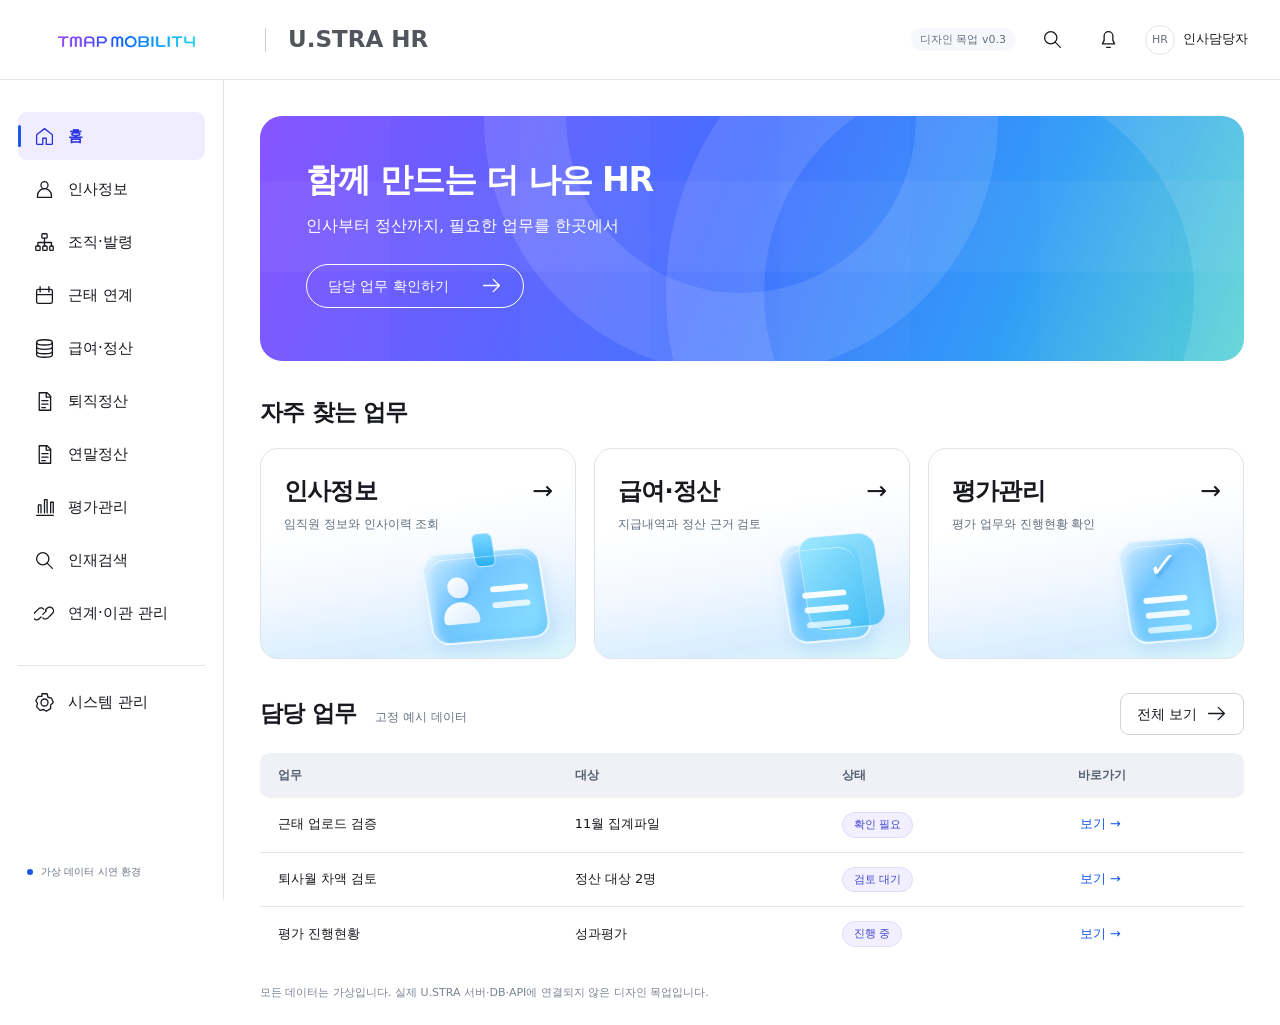
<file: preview.html>
<!doctype html>
<html lang="ko">
<head>
    <meta charset="utf-8">
    <meta name="viewport" content="width=device-width, initial-scale=1">
    <meta name="description" content="티맵모빌리티 U.STRA HR 디자인 목업 — 가상 데이터, 서버 미연계">
    <title>TMAP MOBILITY · U.STRA HR</title>
    <!-- 스타일: 디자인 토큰 → 공통 컴포넌트 → 화면별 스타일 → 반응형 순서 -->
    <style>
/* ======================================================================
   TMAP × U.STRA HR / 고객 테마 제안 v0.3
   코드 안내: 01 토큰 / 02 셸 / 03 공통 / 04 홈 / 05 업무 / 06 반응형
   고객 테마는 표현만 변경합니다. 계산·권한·워크플로우와 분리합니다.
   ====================================================================== */

/* 01. DESIGN TOKENS — 색상·간격·크기 수정의 시작점 */
:root {
    --color-primary: #1959ed;
    --color-violet: #8051ff;
    --color-cyan: #43cbd7;
    --color-text: #17191e;
    --color-muted: #667080;
    --color-line: #e2e5eb;
    --color-surface: #fff;
    --color-soft: #f6f8fb;
    --color-selected: #efedff;
    --color-success: #087765;
    --color-error: #b42332;
    --radius-card: 18px;
    --radius-control: 9px;
    --space-1: 4px;
    --space-2: 8px;
    --space-3: 12px;
    --space-4: 16px;
    --space-5: 24px;
    --space-6: 32px;
    --space-7: 40px;
    --header-height: 80px;
    --sidebar-width: 224px;
    --font-body: 'Pretendard', 'Noto Sans KR', 'Malgun Gothic', system-ui, sans-serif;
    --shadow-dialog: 0 24px 80px #16264a24;
}
* { box-sizing: border-box; }
body { margin: 0; background: var(--color-surface); color: var(--color-text); font: 14px/1.6 var(--font-body); }
button, input, select, textarea { font: inherit; }
button, a, input, select, textarea { -webkit-tap-highlight-color: transparent; }
button, a { touch-action: manipulation; }
button { cursor: pointer; }
a { color: inherit; text-decoration: none; }
button:disabled { opacity: .5; cursor: not-allowed; }
:focus-visible { outline: 3px solid var(--color-primary); outline-offset: 3px; }
[hidden] { display: none !important; }
h1, h2, h3, p { margin: 0; }
h1 { font-size: 30px; letter-spacing: -1.2px; line-height: 1.35; }
h2 { font-size: 23px; letter-spacing: -.8px; line-height: 1.5; }
h3 { font-size: 18px; letter-spacing: -.5px; }
svg { width: 21px; height: 21px; flex-shrink: 0; vertical-align: middle; }
.skip-link { position: fixed; left: 16px; top: -90px; z-index: 30; padding: 12px; background: white; }
.skip-link:focus { top: 10px; }

/* 02. APPLICATION SHELL — 헤더, LNB, 메인 컨테이너 */
.header { height: var(--header-height); border-bottom: 1px solid var(--color-line); display: flex; align-items: center; justify-content: space-between; padding: 0 var(--space-6); position: sticky; top: 0; background: white; z-index: 10; gap: 20px; }
.brand { display: flex; align-items: center; gap: 22px; white-space: nowrap; }
.brand img { width: 211px; height: auto; display: block; }
.brand-divider { height: 24px; width: 1px; background: #c9ced8; }
.product-name { font-size: 23px; font-weight: 650; color: #52555c; }
.utilities { display: flex; align-items: center; gap: 18px; }
.prototype-tag { font-size: 11px; color: var(--color-muted); background: var(--color-soft); padding: 3px 9px; border-radius: 20px; }
.icon-button { display: inline-flex; align-items: center; justify-content: center; width: 38px; height: 38px; border: 0; background: transparent; border-radius: var(--radius-control); color: inherit; }
.icon-button:hover { background: var(--color-soft); }
.avatar { width: 30px; height: 30px; border-radius: 50%; border: 1px solid var(--color-line); display: inline-grid; place-items: center; font-size: 11px; color: var(--color-muted); }
.user-label { display: flex; gap: 8px; align-items: center; font-size: 13px; }
.sidebar { position: fixed; top: var(--header-height); bottom: 0; width: var(--sidebar-width); border-right: 1px solid var(--color-line); padding: 32px 18px 20px; display: flex; flex-direction: column; background: white; z-index: 9; overflow-y: auto; }
.nav-link { display: flex; gap: 13px; align-items: center; padding: 12px 16px; border-radius: var(--radius-control); margin-bottom: 5px; position: relative; font-size: 15px; white-space: nowrap; }
.nav-link:hover { background: var(--color-soft); }
.nav-link.active { background: var(--color-selected); color: #2d34df; font-weight: 650; }
.nav-link.active::before { content: ''; position: absolute; left: 0; height: 22px; width: 3px; background: var(--color-primary); border-radius: 2px; }
.nav-link.settings { margin-top: 28px; border-top: 1px solid var(--color-line); border-radius: 0; padding-top: 24px; }
.sidebar-footer { margin-top: auto; padding: 32px 9px 0; font-size: 10px; color: var(--color-muted); white-space: nowrap; }
.demo-dot { display: inline-block; width: 6px; height: 6px; background: var(--color-primary); border-radius: 50%; margin-right: 5px; }
.main { margin-left: var(--sidebar-width); padding: 36px 36px 24px; min-height: calc(100vh - var(--header-height)); }
.mobile-menu { display: none; }

/* 03. COMMON COMPONENTS — 모든 업무화면에서 재사용 */
.page-heading { display: flex; align-items: center; justify-content: space-between; gap: 16px; margin-bottom: 26px; }
.breadcrumb { color: var(--color-muted); font-size: 12px; margin-bottom: 8px; }
.subtitle { color: var(--color-muted); margin-top: 8px; font-size: 13px; }
.button { display: inline-flex; align-items: center; justify-content: center; gap: 9px; padding: 9px 16px; min-height: 40px; border: 1px solid #cfd4dd; border-radius: var(--radius-control); background: white; color: var(--color-text); white-space: nowrap; }
.button:hover { background: var(--color-soft); }
.button.primary { background: var(--color-primary); color: white; border-color: var(--color-primary); }
.button.primary:hover { background: #144bd0; }
.button.danger { color: var(--color-error); }
.text-button { color: var(--color-primary); background: none; border: 0; padding: 5px 2px; white-space: nowrap; }
.text-button:hover { text-decoration: underline; }
.actions { display: flex; align-items: center; gap: 9px; flex-wrap: wrap; }
.notice { border-radius: var(--radius-control); padding: 12px 16px; display: flex; gap: 10px; font-size: 12px; color: #586375; background: var(--color-soft); margin-bottom: 24px; }
.notice svg { width: 17px; height: 17px; margin-top: 1px; }
.section-heading { display: flex; align-items: center; justify-content: space-between; gap: 16px; margin-bottom: 18px; }
.section-heading .label { color: var(--color-muted); font-size: 12px; font-weight: 400; margin-left: 12px; letter-spacing: 0; }
.panel { border: 1px solid var(--color-line); border-radius: var(--radius-card); padding: 24px; background: white; }
.panel + .panel { margin-top: 24px; }
.filters { display: flex; gap: 14px; align-items: flex-end; flex-wrap: wrap; padding: 20px; background: var(--color-soft); border-radius: 12px; margin-bottom: 24px; }
.field { display: flex; flex-direction: column; gap: 6px; min-width: 130px; }
.field.grow { flex: 1; }
label { font-size: 12px; color: #4e5868; }
input, select, textarea { background: white; border: 1px solid #cfd4dd; border-radius: 7px; padding: 9px 11px; min-height: 40px; color: var(--color-text); width: 100%; }
textarea { min-height: 100px; resize: vertical; }
.table-wrap { overflow: auto; }
table { border-collapse: collapse; width: 100%; text-align: left; font-size: 13px; white-space: nowrap; }
th { background: #f2f4f8; font-size: 12px; color: #545f70; font-weight: 600; padding: 13px 18px; }
td { padding: 14px 18px; border-bottom: 1px solid var(--color-line); }
tr:last-child td { border-bottom-color: transparent; }
tbody tr:hover { background: #fafbff; }
.numeric { text-align: right; font-variant-numeric: tabular-nums; }
.badge { font-size: 11px; border: 1px solid #dedbff; color: #4244ce; background: #f2f0ff; border-radius: 20px; padding: 3px 11px; display: inline-block; white-space: nowrap; }
.badge.neutral { color: #586375; background: #f7f8fa; border-color: #e1e4e9; }
.badge.success { color: var(--color-success); background: #edf8f3; border-color: #d2ece1; }
.badge.error { color: var(--color-error); background: #fff0f1; border-color: #ffd4d9; }
.empty { text-align: center; padding: 50px 20px; color: var(--color-muted); white-space: normal; }
.page-footer { font-size: 11px; color: #7b8390; margin-top: 22px; }
.tabs { display: flex; gap: 8px; margin-bottom: 24px; flex-wrap: wrap; }
.tabs button { padding: 8px 17px; background: white; border: 1px solid var(--color-line); border-radius: 8px; color: #4a5463; }
.tabs button[aria-pressed="true"] { background: var(--color-primary); border-color: var(--color-primary); color: white; }
.split { display: grid; grid-template-columns: minmax(0, 1fr) 290px; gap: 24px; }
.detail-list { margin: 0; }
.detail-list div { display: grid; grid-template-columns: 95px 1fr; gap: 12px; padding: 12px 0; border-bottom: 1px solid var(--color-line); }
.detail-list dt { color: var(--color-muted); font-size: 12px; }
.detail-list dd { margin: 0; overflow-wrap: anywhere; }
.form-grid { display: grid; grid-template-columns: 1fr 1fr; gap: 18px; margin-bottom: 24px; }
.form-grid .full { grid-column: 1 / -1; }
dialog { border: 1px solid var(--color-line); border-radius: 18px; padding: 28px; width: min(650px, calc(100% - 32px)); max-height: calc(100vh - 48px); box-shadow: var(--shadow-dialog); }
dialog::backdrop { background: #16203b55; }
.dialog-heading { display: flex; justify-content: space-between; align-items: center; margin-bottom: 20px; }
.toast { position: fixed; bottom: 28px; left: 50%; transform: translateX(-50%); max-width: 90vw; border-radius: 12px; background: #252e43; color: white; padding: 14px 22px; z-index: 50; box-shadow: var(--shadow-dialog); }

/* 04. HOME — 확정 시안의 그라데이션 배너·서비스 카드 */
.hero { position: relative; overflow: hidden; isolation: isolate; min-height: 245px; padding: 42px 46px; border-radius: 22px; background: linear-gradient(112deg, #8552ff 0%, #436fff 48%, #319cf7 76%, #57d3d3 100%); color: white; }
.hero::before { content: ''; position: absolute; inset: 0; z-index: -1; background: repeating-linear-gradient(0deg, transparent 0 89px, #ffffff0b 90px 180px), repeating-linear-gradient(90deg, #ffffff05 0 130px, #fff0 130px 260px); }
.hero-art { position: absolute; inset: 0; z-index: -1; overflow: hidden; }
.hero-art::before, .hero-art::after { content: ''; position: absolute; width: 350px; height: 350px; border: 82px solid #ffffff1c; border-radius: 50%; }
.hero-art::before { right: 25%; top: -255px; }
.hero-art::after { right: -48px; bottom: -245px; width: 430px; height: 430px; border-width: 98px; }
.hero h1 { font-size: clamp(26px, 2.6vw, 38px); letter-spacing: -1.2px; }
.hero p { color: #fff; font-size: 16px; margin-top: 10px; }
.hero .hero-button { margin-top: 25px; border-radius: 30px; border: 1.5px solid white; color: white; background: transparent; padding: 10px 21px; min-width: 218px; display: inline-flex; gap: 25px; justify-content: space-between; align-items: center; }
.hero .hero-button:hover { background: #ffffff1a; }
.home-section { margin-top: 34px; }
.service-grid { display: grid; grid-template-columns: repeat(3, minmax(0, 1fr)); gap: 18px; }
.service-card { display: block; position: relative; overflow: hidden; min-height: 211px; padding: 23px; border: 1px solid #dfe3e9; border-radius: var(--radius-card); background: linear-gradient(170deg, white 32%, #f3f8ff 58%, #d7edff 85%, #dcf7fa); transition: transform .18s, border-color .18s; }
.service-card:hover { transform: translateY(-3px); border-color: #83b2f4; }
.service-card h3 { font-size: 24px; letter-spacing: -.8px; }
.service-card p { margin-top: 5px; font-size: 12px; color: #606c7b; max-width: 88%; }
.service-card > .card-arrow { position: absolute; right: 22px; top: 22px; font-size: 25px; font-weight: 300; }
/* CSS 입체 아이콘: 별도 네트워크·압축 라이브러리 없이 구현. 장식용입니다. */
.glass-icon { width: 118px; height: 92px; position: absolute; bottom: 16px; right: 30px; transform: rotate(-9deg) skewY(4deg); border-radius: 17px; background: linear-gradient(135deg, #caeaffdd, #52b9ffcc 38%, #47caff99 80%); border: 2px solid #ffffffc9; box-shadow: inset 3px 3px 10px #fff9, inset -3px -3px 8px #2998ed55, 3px 10px 15px #2c93de24; }
.glass-icon::after { content: ''; position: absolute; border-radius: inherit; inset: 4px; border-top: 1px solid #fff8; }
.glass-icon .head { position: absolute; width: 21px; height: 21px; left: 20px; top: 23px; border-radius: 50%; background: linear-gradient(140deg, white, #dbecff); box-shadow: 2px 3px 3px #2b93da3b; }
.glass-icon .body { position: absolute; width: 36px; height: 22px; border-radius: 22px 22px 5px 5px; background: linear-gradient(140deg, white, #daedff); top: 48px; left: 12px; }
.glass-icon .line { position: absolute; height: 6px; width: 38px; border-radius: 5px; background: #fffffff2; left: 62px; top: 35px; box-shadow: 0 16px 0 #ffffffca; }
.glass-icon.id::before { content: ''; position: absolute; width: 19px; height: 32px; left: 51px; top: -19px; border-radius: 6px; background: linear-gradient(#7cd7ff, #2caff4); border: 1px solid #ffffffa3; }
.glass-icon.documents { width: 82px; height: 100px; right: 43px; }
.glass-icon.documents::before { content: ''; position: absolute; width: 75px; height: 92px; background: linear-gradient(135deg, #9de8ff, #20b0f1b0); border: 1px solid #fff9; border-radius: 16px; top: -8px; left: 19px; z-index: -1; }
.glass-icon.documents .line, .glass-icon.check .line { left: 16px; top: 47px; width: 44px; box-shadow: 0 15px 0 #ffffffe0, 0 30px 0 #ffffffb0; }
.glass-icon.check { width: 89px; height: 104px; }
.glass-icon.check .tick { position: absolute; top: 8px; left: 24px; font-size: 33px; font-weight: 800; color: white; line-height: 1; text-shadow: 2px 3px 3px #348ed977; }
.glass-icon.check .line { top: 56px; }
.home-table th { background: #f0f1f7; }
.home-table th:first-child { border-radius: 10px 0 0 10px; }
.home-table th:last-child { border-radius: 0 10px 10px 0; }

/* 05. BUSINESS VIEWS — 밀도·상태 표현, 실제 계산·권한 로직 없음 */
.person-summary { display: flex; gap: 13px; align-items: center; margin-bottom: 18px; }
.person-avatar { border-radius: 50%; height: 52px; width: 52px; background: linear-gradient(140deg, #ede7ff, #d8f4ff); display: grid; place-items: center; color: #5567bf; font-size: 20px; }
.organizations { display: flex; flex-direction: column; align-items: center; gap: 22px; padding: 30px; }
.org-node { background: white; border: 1px solid #d8dff1; border-radius: 12px; padding: 16px 26px; text-align: center; min-width: 160px; }
.org-node.root { color: var(--color-primary); background: #f5f7ff; }
.org-children { display: flex; flex-wrap: wrap; justify-content: center; gap: 20px; }
.file-zone { border: 1px dashed #b9c9e8; border-radius: 14px; padding: 30px; background: #fafbff; margin: 22px 0; }
.file-zone input { background: white; max-width: 450px; }
.result-box { margin-top: 20px; }
.result-box ul { max-height: 260px; overflow: auto; padding-left: 22px; }
.check-row { display: flex; align-items: center; gap: 10px; margin-bottom: 10px; }
.check-row input { width: auto; min-height: auto; }
.summary-cards { display: grid; grid-template-columns: repeat(3, 1fr); gap: 18px; margin-bottom: 24px; }
.summary-cards .panel strong { display: block; font-size: 26px; margin-top: 8px; }
.source-note { color: var(--color-muted); font-size: 12px; margin: 14px 0; }

/* 06. RESPONSIVE — 모바일은 표 가로 스크롤 + 요약, LNB는 drawer */
@media (min-width: 1700px) { .main { max-width: 1650px; margin-right: auto; padding-left: 48px; padding-right: 48px; } .hero { min-height: 265px; } .service-card { min-height: 230px; } }
@media (max-width: 1200px) { :root { --sidebar-width: 200px; } .main { padding: 28px 24px; } .header { padding: 0 24px; } .brand img { width: 180px; } .product-name { font-size: 20px; } .utilities { gap: 8px; } .prototype-tag { display: none; } .split { grid-template-columns: 1fr; } .service-card { padding: 18px; min-height: 205px; } .service-card h3 { font-size: 21px; } .service-card p { max-width: 100%; font-size: 11px; } .glass-icon { transform: scale(.85) rotate(-9deg); transform-origin: bottom right; right: 18px; } }
@media (max-width: 800px) { :root { --header-height: 66px; } .header { padding: 0 14px; gap: 7px; } .brand { gap: 10px; } .brand img { width: 145px; } .brand-divider { height: 20px; } .product-name { font-size: 16px; } .mobile-menu { display: inline-flex; flex-shrink: 0; } .user-label, .utilities [data-action="notifications"] { display: none; } .sidebar { transform: translateX(-100%); transition: transform .18s; width: 224px; } .sidebar.open { transform: translateX(0); } .sidebar-backdrop { position: fixed; inset: var(--header-height) 0 0; background: #17263b44; z-index: 8; } .main { margin-left: 0; padding: 22px 18px; } .hero { padding: 30px 25px; min-height: 235px; } .hero h1 { max-width: 290px; } .hero p { font-size: 13px; max-width: 250px; } .service-grid { grid-template-columns: 1fr; gap: 14px; } .service-card { min-height: 160px; padding: 23px; } .service-card p { max-width: 62%; font-size: 12px; } .glass-icon { right: 35px; bottom: 16px; } .summary-cards { grid-template-columns: 1fr; } .page-heading { align-items: flex-start; } .page-heading .actions { justify-content: flex-end; } h1 { font-size: 26px; } h2 { font-size: 21px; } .section-heading .label { font-size: 10px; margin-left: 6px; } .panel { padding: 18px; } .filters { padding: 16px; } .field { min-width: 120px; flex: 1; } .form-grid { grid-template-columns: 1fr; } .home-section { margin-top: 28px; } .home-table { min-width: 640px; } .notice { font-size: 11px; } }
@media (prefers-reduced-motion: reduce) { *, *::before, *::after { transition: none !important; scroll-behavior: auto !important; } }

</style>
    <!-- 일반 script + defer: 빌드나 로컬 서버 없이 file:// 실행 가능 -->
</head>
<body>
    <a class="skip-link" href="#main">본문으로 이동</a>
    <!-- 01. 공통 헤더: 고객 로고와 제품명, 유틸리티 -->
    <header class="header">
        <button class="icon-button mobile-menu" id="menu-toggle" aria-label="메뉴 열기" aria-expanded="false">☰</button>
        <a class="brand" href="#home" aria-label="TMAP MOBILITY U.STRA HR 홈">
            <img src="[data-uri]" alt="TMAP MOBILITY" width="220" height="54">
            <span class="brand-divider"></span><span class="product-name">U.STRA HR</span>
        </a>
        <div class="utilities">
            <span class="prototype-tag">디자인 목업 v0.3</span>
            <button class="icon-button" data-action="global-search" aria-label="직원 검색" title="직원 검색"></button>
            <button class="icon-button" data-action="notifications" aria-label="시연 안내" title="시연 안내"></button>
            <span class="user-label"><span class="avatar">HR</span> 인사담당자</span>
        </div>
    </header>
    <!-- 02. 공통 내비게이션: 메뉴 정의는 data.js의 MENUS 한 곳에서 관리 -->
    <div class="sidebar-backdrop" id="sidebar-backdrop" hidden></div>
    <aside class="sidebar" aria-label="주 메뉴"><nav id="navigation"></nav>
        <div class="sidebar-footer"><span class="demo-dot"></span> 가상 데이터 시연 환경</div>
    </aside>
    <!-- 03. 페이지 슬롯: app.js의 renderRoute()에서 화면 렌더링 -->
    <main id="main" class="main" tabindex="-1"></main>
    <!-- 04. 공통 모달: focus 복귀·Escape 닫기는 app.js에서 처리 -->
    <dialog id="dialog" aria-labelledby="dialog-title">
        <div class="dialog-heading"><h2 id="dialog-title"></h2><button class="icon-button" id="close-dialog" aria-label="닫기">✕</button></div>
        <div id="dialog-body"></div>
    </dialog>
    <div id="toast" class="toast" role="status" aria-live="polite" hidden></div>
<!-- 단일 HTML도 비압축입니다. 수정 원본은 assets/ 안의 분리 소스입니다. -->
<script>
/* ======================================================================
 * 01. DEMO DATA / 메뉴·샘플·화면 계약
 * 모든 인명·조직·금액·일정은 가상입니다. 실제 U.STRA 응답 스키마가 아닙니다.
 * 서버 연결 시 이 파일을 API 어댑터로 대체하고 화면 렌더러는 유지하세요.
 * ====================================================================== */
window.HR_DEMO = (() => {
    'use strict';

    const MENUS = [
        { id: 'home', label: '홈', icon: 'home' },
        { id: 'people', label: '인사정보', icon: 'person' },
        { id: 'organization', label: '조직·발령', icon: 'org' },
        { id: 'attendance', label: '근태 연계', icon: 'calendar' },
        { id: 'payroll', label: '급여·정산', icon: 'database' },
        { id: 'retirement', label: '퇴직정산', icon: 'document' },
        { id: 'yearend', label: '연말정산', icon: 'document' },
        { id: 'evaluation', label: '평가관리', icon: 'chart' },
        { id: 'talent', label: '인재검색', icon: 'search' },
        { id: 'integration', label: '연계·이관 관리', icon: 'link' },
        { id: 'settings', label: '시스템 관리', icon: 'settings' }
    ];

    const EMPLOYEES = [
        { id: 'A10001', name: '김하린', org: '플랫폼기획팀', grade: '매니저', status: '재직', joined: '2023-03-02', career: '서비스 기획', family: '배우자', support: '교육지원', supportAmount: 300000 },
        { id: 'A10002', name: '이도윤', org: '서비스운영팀', grade: '매니저', status: '재직', joined: '2022-07-11', career: '서비스 운영', family: '자녀', support: '교육지원', supportAmount: 200000 },
        { id: 'A10003', name: '박서준', org: '경영지원팀', grade: '리더', status: '재직', joined: '2021-01-04', career: '인사 운영', family: '배우자', support: '건강지원', supportAmount: 150000 },
        { id: 'A10004', name: '정유진', org: '데이터분석팀', grade: '매니저', status: '재직', joined: '2024-02-01', career: '데이터 분석', family: '없음', support: '없음', supportAmount: 0 },
        { id: 'A10005', name: '최민서', org: '서비스운영팀', grade: '매니저', status: '휴직', joined: '2020-09-01', career: '고객 경험', family: '자녀', support: '교육지원', supportAmount: 250000 },
        { id: 'A10006', name: '한지우', org: '경영지원팀', grade: '매니저', status: '퇴직', joined: '2021-05-10', career: '급여 운영', family: '없음', support: '없음', supportAmount: 0 }
    ];

    const SETTLEMENTS = [
        { id: 'S001', employeeId: 'A10001', name: '김하린', type: '퇴사월 차액', paid: 3200000, status: '검토 대기', note: '퇴사월 차액 검토를 위한 가상 사례입니다. 실제 재직상태와 연동되지 않습니다.' },
        { id: 'S002', employeeId: 'A10002', name: '이도윤', type: '기지급 환수', paid: 1500000, status: '자료 확인', note: '기지급 내역과 대사하는 시연 자료입니다. 환수 금액·방식은 미확정입니다.' }
    ];

    const TASKS = [
        { title: '근태 업로드 검증', target: '11월 집계파일', status: '확인 필요', route: 'attendance' },
        { title: '퇴사월 차액 검토', target: '정산 대상 2명', status: '검토 대기', route: 'payroll' },
        { title: '평가 진행현황', target: '성과평가', status: '진행 중', route: 'evaluation' }
    ];

    // 각 값은 목업 전용입니다. 기존 목업의 tmap-hr-demo-v1 데이터와 충돌하지 않습니다.
    const STORAGE_KEY = 'tmap-hr-design-v03';
    const initialState = () => ({
        schemaVersion: 1,
        employees: EMPLOYEES.map(item => ({ ...item })),
        reviews: {},
        evaluation: { status: '임시저장 전', comment: '' },
        uploads: []
    });

    return { MENUS, SETTLEMENTS, TASKS, STORAGE_KEY, initialState };
})();

/* ======================================================================
 * TMAP MOBILITY × U.STRA HR / 디자인 목업 v0.3
 * 코드 위치 안내
 * 01 아이콘·유틸리티 / 02 상태·로컬 저장 / 03 공통 UI
 * 04 홈 / 05 인사·복합조회·인재검색 / 06 조직·발령
 * 07 근태 CSV 검증 / 08 급여·퇴직·연말정산 / 09 평가
 * 10 연계·설정 / 11 라우팅·이벤트·초기화
 *
 * 경계: 클라이언트 시연입니다. 서버 권한·계산·지급·마감·API는 미구현.
 * 실제 서버에 전달할 DTO·상태·검증은 기존 소스 확인 후 정의해야 합니다.
 * ====================================================================== */
(() => {
    'use strict';
    const { MENUS, SETTLEMENTS, TASKS, STORAGE_KEY, initialState } = window.HR_DEMO;
    const $ = selector => document.querySelector(selector);
    const main = $('#main');
    const dialog = $('#dialog');

    /* 01. ICONS & UTILITIES — 내부 SVG, 외부 라이브러리 의존 없음 */
    const ICON_PATHS = {
        home: '<path d="m3 10 9-7 9 7v10a1 1 0 0 1-1 1h-6v-7h-4v7H4a1 1 0 0 1-1-1Z"/>',
        person: '<circle cx="12" cy="7" r="4"/><path d="M4 21v-2a8 8 0 0 1 16 0v2Z"/>',
        org: '<rect x="9" y="2" width="6" height="5" rx="1"/><rect x="2" y="16" width="5" height="5" rx="1"/><rect x="10" y="16" width="5" height="5" rx="1"/><rect x="18" y="16" width="4" height="5" rx="1"/><path d="M12 7v5M4.5 16v-4H20v4M12 12v4"/>',
        calendar: '<rect x="3" y="5" width="18" height="16" rx="2"/><path d="M7 2v6m10-6v6M3 11h18"/>',
        database: '<ellipse cx="12" cy="5" rx="9" ry="3"/><path d="M3 5v14c0 4 18 4 18 0V5M3 10c0 4 18 4 18 0M3 15c0 4 18 4 18 0"/>',
        document: '<path d="M6 2h9l4 4v16H6Z"/><path d="M14 2v5h5M9 11h7m-7 4h7m-7 4h4"/>',
        chart: '<path d="M3 21h19M5 18V9h3v9m4 0V3h3v15m4 0V6h3v12"/>',
        search: '<circle cx="10" cy="10" r="7"/><path d="m15 15 6 6"/>',
        link: '<path d="m10 13 4-4m-6 7-2 2a4 4 0 0 1-6-6l5-5a4 4 0 0 1 6 0m2 1 2-2a4 4 0 0 1 6 6l-5 5a4 4 0 0 1-6 0"/>',
        settings: '<circle cx="12" cy="12" r="4"/><path d="m9 2 6 0 1 4 4 1 2 5-3 3v4l-5 3-3-2-4 1-4-4 1-4-2-3 3-5h4Z"/>',
        bell: '<path d="M5 17h14l-2-4V8a5 5 0 0 0-10 0v5Zm5 4h4"/>',
        info: '<circle cx="12" cy="12" r="9"/><path d="M12 11v6m0-11v2"/>',
        arrow: '<path d="M3 12h18m-7-7 7 7-7 7"/>'
    };
    function icon(name) {
        return `<svg viewBox="0 0 24 24" fill="none" stroke="currentColor" stroke-width="1.5" stroke-linecap="round" stroke-linejoin="round" aria-hidden="true">${ICON_PATHS[name] || ICON_PATHS.document}</svg>`;
    }
    // 동적 텍스트는 반드시 이스케이프하여 이름·CSV·저장 메모의 HTML 실행을 방지합니다.
    function escapeHtml(value) {
        return String(value ?? '').replace(/[&<>"']/g, char => ({ '&': '&amp;', '<': '&lt;', '>': '&gt;', '"': '&quot;', "'": '&#39;' })[char]);
    }
    const money = value => Number(value).toLocaleString('ko-KR');
    const options = (values, selected = '') => values.map(value => `<option${value === selected ? ' selected' : ''}>${escapeHtml(value)}</option>`).join('');

    /* 02. STATE & PERSISTENCE — localStorage 실패 시 메모리 모드로 동작 */
    let storageAvailable = true;
    let loadWarning = '';
    function loadState() {
        try {
            const raw = localStorage.getItem(STORAGE_KEY);
            if (!raw) return initialState();
            const saved = JSON.parse(raw);
            if (saved.schemaVersion !== 1 || !Array.isArray(saved.employees) || !saved.employees.every(item => item && ['id', 'name', 'org', 'grade', 'status'].every(key => typeof item[key] === 'string')) || !saved.reviews || !saved.evaluation || !Array.isArray(saved.uploads)) {
                throw new Error('Invalid local demo data');
            }
            return saved;
        } catch {
            loadWarning = '저장 데이터 읽기에 실패해 기본 예시로 열었습니다. 자동 덮어쓰기를 막기 위해 메모리 모드로 동작합니다.';
            storageAvailable = false;
            return initialState();
        }
    }
    let state = loadState();
    let activePeopleTab = '직원 조회';
    let pendingPeopleOrg = '';
    let focusPeopleSearch = false;
    let activeEvaluationTab = '성과평가';
    let activePayrollTab = '환수·차액';
    let csvCandidate = null;
    let toastTimer;
    let returnFocus;
    function persist() {
        if (!storageAvailable) {
            toast('메모리에만 반영했습니다. 브라우저를 닫으면 유지되지 않습니다.');
            return false;
        }
        try {
            localStorage.setItem(STORAGE_KEY, JSON.stringify(state));
            return true;
        } catch {
            storageAvailable = false;
            toast('브라우저 저장이 제한되어 메모리에만 반영했습니다.');
            return false;
        }
    }

    /* 03. SHARED UI — DOM 슬롯·모달·테이블·상태·다운로드 */
    function toast(message) {
        clearTimeout(toastTimer);
        $('#toast').textContent = message;
        $('#toast').hidden = false;
        toastTimer = setTimeout(() => { $('#toast').hidden = true; }, 4000);
    }
    function openDialog(title, content) {
        returnFocus = document.activeElement;
        $('#dialog-title').textContent = title;
        $('#dialog-body').innerHTML = content;
        dialog.showModal();
    }
    function closeDialog() { dialog.close(); }
    dialog.addEventListener('close', () => { if (returnFocus?.isConnected) returnFocus.focus(); });
    function badge(text, type = '') { return `<span class="badge ${type}">${escapeHtml(text)}</span>`; }
    function notice(text) { return `<div class="notice">${icon('info')}<span>${text}</span></div>`; }
    function heading(title, subtitle = '', action = '') {
        return `<div class="page-heading"><div><div class="breadcrumb">U.STRA HR / ${escapeHtml(title)}</div><h1>${escapeHtml(title)}</h1>${subtitle ? `<p class="subtitle">${subtitle}</p>` : ''}</div><div class="actions">${action}</div></div>`;
    }
    function table(headers, rows, emptyMessage = '조회 결과가 없습니다. 조건을 변경해 주세요.') {
        return `<div class="table-wrap"><table><thead><tr>${headers.map(h => `<th scope="col">${h}</th>`).join('')}</tr></thead><tbody>${rows.length ? rows.join('') : `<tr><td class="empty" colspan="${headers.length}">${emptyMessage}</td></tr>`}</tbody></table></div>`;
    }
    function footer() { return '<p class="page-footer">모든 데이터는 가상입니다. 실제 U.STRA 서버·DB·API에 연결되지 않은 디자인 목업입니다.</p>'; }
    function tabs(values, active, group) {
        return `<div class="tabs" aria-label="${group}">${values.map(value => `<button type="button" data-action="tab" data-group="${group}" data-value="${value}" aria-pressed="${value === active}">${value}</button>`).join('')}</div>`;
    }
    function saveFile(filename, content, type = 'text/plain;charset=utf-8') {
        const url = URL.createObjectURL(new Blob([content], { type }));
        const link = document.createElement('a');
        link.href = url;
        link.download = filename;
        link.click();
        setTimeout(() => URL.revokeObjectURL(url), 1000);
    }
    function definitionList(items) {
        return `<dl class="detail-list">${items.map(([key, value]) => `<div><dt>${escapeHtml(key)}</dt><dd>${escapeHtml(value)}</dd></div>`).join('')}</dl>`;
    }

    /* 04. HOME — 확정 이미지의 주된 시각 구조. 업무 행은 고정 예시입니다. */
    function renderHome() {
        main.innerHTML = `
            <section class="hero" aria-labelledby="home-title">
                <div class="hero-art" aria-hidden="true"></div>
                <h1 id="home-title">함께 만드는 더 나은 HR</h1>
                <p>인사부터 정산까지, 필요한 업무를 한곳에서</p>
                <button class="hero-button" data-action="scroll-tasks">담당 업무 확인하기 ${icon('arrow')}</button>
            </section>
            <section class="home-section" aria-labelledby="quick-title">
                <div class="section-heading"><h2 id="quick-title">자주 찾는 업무</h2></div>
                <div class="service-grid">
                    ${serviceCard('people', '인사정보', '임직원 정보와 인사이력 조회', 'id')}
                    ${serviceCard('payroll', '급여·정산', '지급내역과 정산 근거 검토', 'documents')}
                    ${serviceCard('evaluation', '평가관리', '평가 업무와 진행현황 확인', 'check')}
                </div>
            </section>
            <section class="home-section" id="tasks" aria-labelledby="tasks-title">
                <div class="section-heading"><h2 id="tasks-title">담당 업무 <span class="label">고정 예시 데이터</span></h2><button class="button" data-action="task-info">전체 보기 ${icon('arrow')}</button></div>
                <div class="home-table">${table(['업무', '대상', '상태', '바로가기'], TASKS.map(task => `<tr><td>${task.title}</td><td>${task.target}</td><td>${badge(task.status)}</td><td><a class="text-button" href="#${task.route}">보기 →</a></td></tr>`))}</div>
            </section>${footer()}`;
    }
    function serviceCard(route, title, description, kind) {
        return `<a class="service-card" href="#${route}"><h3>${title}</h3><p>${description}</p><span class="card-arrow" aria-hidden="true">→</span><div class="glass-icon ${kind}" aria-hidden="true">${kind === 'id' ? '<i class="head"></i><i class="body"></i>' : ''}${kind === 'check' ? '<i class="tick">✓</i>' : ''}<i class="line"></i></div></a>`;
    }

    /* 05. PEOPLE / COMPOSITE / TALENT — 조회·등록만 시연, 서버 검증 아님 */
    function renderPeople(isTalent = false) {
        const composite = !isTalent && activePeopleTab === '임직원·가족·지원금 복합조회';
        main.innerHTML = `${heading(isTalent ? '인재검색' : '인사정보', isTalent ? '가상 인사·경력 데이터를 조건으로 검색합니다.' : '임직원 기준정보와 이력을 확인합니다.', isTalent ? '' : '<button class="button primary" data-action="register">직원 등록</button>')}
            ${notice(isTalent ? '검색 범위·확장 컬럼·서버 권한은 미확정입니다. AI 추천은 구현하지 않았습니다.' : '조회 기준일·이력·권한은 서버 미연계입니다. 등록은 현재 브라우저의 가상 데이터에만 반영합니다.')}
            ${isTalent ? '' : tabs(['직원 조회', '임직원·가족·지원금 복합조회'], activePeopleTab, 'people')}
            <form id="people-search" class="filters">
                <div class="field grow"><label for="people-query">${isTalent ? '이름·사번·경력' : '이름·사번'}</label><input id="people-query" name="query" placeholder="검색어 입력" maxlength="80"></div>
                <div class="field"><label for="people-org">조직</label><select id="people-org" name="org">${options(['전체', ...new Set(state.employees.map(p => p.org))])}</select></div>
                <div class="field"><label for="people-status">재직상태</label><select id="people-status" name="status">${options(['전체', '재직', '휴직', '퇴직'])}</select></div>
                ${composite ? `<div class="field"><label for="family">가족 구분</label><select id="family" name="family">${options(['전체', '배우자', '자녀', '없음'])}</select></div><div class="field"><label for="support">지원금 구분</label><select id="support" name="support">${options(['전체', '교육지원', '건강지원', '없음'])}</select></div>` : ''}
                <button class="button primary" type="submit">조회</button><button class="button" type="reset">초기화</button>
            </form>
            <div class="section-heading"><h2>${composite ? '복합조회 결과' : '임직원 목록'} <span class="label" id="people-count"></span></h2>${isTalent ? '<button class="button" data-action="talent-columns">조회 컬럼 안내</button>' : ''}</div>
            <div id="people-results"></div>${footer()}`;
        if (pendingPeopleOrg) { $('#people-org').value = pendingPeopleOrg; pendingPeopleOrg = ''; }
        updatePeopleResults(isTalent, composite);
        if (focusPeopleSearch) { $('#people-query').focus(); focusPeopleSearch = false; }
    }
    function updatePeopleResults(isTalent, composite) {
        const data = new FormData($('#people-search'));
        const query = String(data.get('query') || '').trim().toLowerCase();
        const filtered = state.employees.filter(person => {
            const text = `${person.id} ${person.name} ${isTalent ? person.career : ''}`.toLowerCase();
            return text.includes(query) && ['org', 'status', 'family', 'support'].every(key => !data.get(key) || data.get(key) === '전체' || data.get(key) === person[key]);
        });
        $('#people-count').textContent = `${filtered.length}명 · 가상 데이터`;
        $('#people-results').innerHTML = table(['사번', '이름', '소속', '직급', '재직상태', ...(composite ? ['가족 구분', '지원금 구분', '예시 지원금'] : []), ...(isTalent ? ['경력 분야'] : []), '상세'], filtered.map(p => `<tr><td>${escapeHtml(p.id)}</td><td><strong>${escapeHtml(p.name)}</strong></td><td>${escapeHtml(p.org)}</td><td>${escapeHtml(p.grade)}</td><td>${badge(p.status, 'neutral')}</td>${composite ? `<td>${escapeHtml(p.family)}</td><td>${escapeHtml(p.support)}</td><td class="numeric">${money(p.supportAmount)}원</td>` : ''}${isTalent ? `<td>${escapeHtml(p.career)}</td>` : ''}<td><button class="text-button" data-action="employee-detail" data-id="${escapeHtml(p.id)}">보기 →</button></td></tr>`));
    }
    function employeeDetail(id) {
        const p = state.employees.find(person => person.id === id);
        if (!p) return;
        openDialog('인사기록카드', `<div class="person-summary"><div class="person-avatar">${escapeHtml(p.name[0])}</div><div><h3>${escapeHtml(p.name)}</h3><span class="subtitle">${escapeHtml(p.id)} · ${escapeHtml(p.org)}</span></div></div>${definitionList([['직급', p.grade], ['재직상태', p.status], ['입사일', p.joined || '미입력'], ['경력 분야', p.career || '미입력']])}<p class="source-note">인사·발령 이력은 서버 연결 전입니다. 입사일은 현재 예시값이며 이력 처리 근거가 아닙니다.</p>`);
    }
    function registrationDialog() {
        openDialog('직원 등록 · 가상 데이터', `<p class="source-note">이 양식의 필수값은 목업용입니다. 실제 U.STRA 등록 계약은 확인 필요합니다.</p><form id="employee-form"><div class="form-grid">
            <div class="field"><label for="new-id">사번 *</label><input id="new-id" name="id" required maxlength="20" pattern="[A-Za-z0-9_]+" placeholder="예: A10007"></div>
            <div class="field"><label for="new-name">이름 *</label><input id="new-name" name="name" required maxlength="30"></div>
            <div class="field"><label for="new-org">조직 *</label><select id="new-org" name="org">${options(['플랫폼기획팀', '서비스운영팀', '경영지원팀', '데이터분석팀'])}</select></div>
            <div class="field"><label for="new-grade">직급 *</label><select id="new-grade" name="grade">${options(['매니저', '리더'])}</select></div>
            <div class="field"><label for="new-joined">입사일 *</label><input id="new-joined" name="joined" type="date" required></div>
            <div class="field"><label for="new-career">경력 분야</label><input id="new-career" name="career" maxlength="60"></div>
        </div><p id="register-error" role="alert" class="source-note"></p><div class="actions"><button type="submit" class="button primary">가상 직원 저장</button><button type="button" class="button" data-action="close">취소</button></div></form>`);
    }

    /* 06. ORGANIZATION — 현재 예시 조직만 표시. 발령 실행 기능은 없음 */
    function renderOrganization() {
        main.innerHTML = `${heading('조직·발령', '조직구조와 발령 검토 위치를 확인합니다.')}${notice('조직도는 가상 구조입니다. 기준일 조회·겸직·발령 실행·소급·취소는 기존 서버 기능 확인이 필요합니다.')}
            <section class="panel"><div class="section-heading"><h2>조직도</h2>${badge('가상 조직', 'neutral')}</div><div class="organizations"><div class="org-node root"><strong>티맵모빌리티</strong><br><small>시연용 조직구조</small></div><div class="org-children">${['플랫폼기획팀', '서비스운영팀', '경영지원팀', '데이터분석팀'].map(org => `<button class="org-node" data-action="org-search" data-org="${org}"><strong>${org}</strong><br><small>표본 ${state.employees.filter(p => p.org === org).length}명</small></button>`).join('')}</div></div></section>
            <section class="panel"><h2>발령관리</h2><p class="source-note">발령 내역과 적용된 인사 상태를 구분하는 화면 영역입니다. 실제 발령 유형·적용일·상태값은 미확정입니다.</p><button class="button" data-action="movement-info">처리 범위 확인</button></section>${footer()}`;
    }

    /* 07. CSV VALIDATION — 목업 전용 계약. 실제 근태·급여 반영 없음 */
    const CSV_HEADERS = ['사번', '귀속월', '근무시간'];
    function renderAttendance() {
        csvCandidate = null;
        main.innerHTML = `${heading('근태 연계', '집계파일의 형식과 예시 데이터를 검증합니다.', '<button class="button" data-action="csv-template">CSV 양식 다운로드</button>')}${notice('목업 전용 형식: 사번,귀속월,근무시간. 티맵 원본·급여 업로드 규격이 아닙니다. 변환·실제 반영은 미구현입니다.')}
            <section class="panel"><h2>근태 집계 데이터 검증</h2><p class="source-note">UTF-8 CSV / 최대 1MB·5,000행 / 예: A10001,2026-11,160</p><div class="file-zone"><label for="csv-file">집계파일 선택</label><input id="csv-file" type="file" accept=".csv,text/csv"><p class="source-note">선택 후 검증 결과를 확인하고 검증 이력을 저장할 수 있습니다.</p></div><div id="csv-results" aria-live="polite"></div></section>
            <section class="panel"><h2>검증 이력</h2><div id="upload-history">${uploadHistory()}</div></section>${footer()}`;
    }
    // 따옴표·쉼표·CRLF·필드 내 줄바꿈을 처리하는 작은 CSV 파서.
    function parseCsv(text) {
        const rows = [];
        let row = [], field = '', quoted = false, closed = false;
        for (let i = 0; i < text.length; i++) {
            const c = text[i];
            if (quoted) {
                if (c === '"' && text[i + 1] === '"') { field += '"'; i++; }
                else if (c === '"') { quoted = false; closed = true; }
                else field += c;
            } else if (c === '"') {
                if (field || closed) throw new Error('따옴표 위치가 올바르지 않습니다.');
                quoted = true;
            } else if (c === ',') {
                row.push(field); field = ''; closed = false;
            } else if (c === '\r' || c === '\n') {
                if (c === '\r' && text[i + 1] === '\n') i++;
                row.push(field); rows.push(row); row = []; field = ''; closed = false;
            } else {
                if (closed) throw new Error('닫는 따옴표 뒤에 잘못된 문자가 있습니다.');
                field += c;
            }
        }
        if (quoted) throw new Error('닫히지 않은 따옴표가 있습니다.');
        if (field || row.length || closed) { row.push(field); rows.push(row); }
        return rows.filter(record => record.some(value => value.trim() !== ''));
    }
    function validateCsv(text) {
        const rows = parseCsv(text.replace(/^\uFEFF/, ''));
        if (!rows.length || rows[0].join(',') !== CSV_HEADERS.join(',')) throw new Error('헤더는 사번,귀속월,근무시간 순서여야 합니다.');
        if (rows.length < 2) throw new Error('데이터 행이 없습니다.');
        if (rows.length > 5001) throw new Error('최대 5,000행까지 검증할 수 있습니다.');
        const errors = [], keys = new Set();
        rows.slice(1).forEach((row, index) => {
            const line = index + 2;
            if (row.length !== 3) { errors.push(`${line}행: 열 개수는 3개여야 합니다.`); return; }
            const [id, month, hours] = row.map(value => value.trim());
            if (!state.employees.some(person => person.id === id)) errors.push(`${line}행: 등록된 가상 사번이 아닙니다.`);
            if (!/^\d{4}-(0[1-9]|1[0-2])$/.test(month)) errors.push(`${line}행: 귀속월은 YYYY-MM 형식이어야 합니다.`);
            if (!/^\d+(\.\d+)?$/.test(hours) || !Number.isFinite(Number(hours))) errors.push(`${line}행: 근무시간은 0 이상의 유한한 숫자여야 합니다.`);
            const key = `${id}|${month}`;
            if (keys.has(key)) errors.push(`${line}행: 사번·귀속월이 중복되었습니다.`);
            keys.add(key);
        });
        return { count: rows.length - 1, errors };
    }
    let fileReadSequence = 0;
    async function inspectCsv(file) {
        const sequence = ++fileReadSequence;
        csvCandidate = null;
        if (!file) return;
        try {
            if (!file.name.toLowerCase().endsWith('.csv')) throw new Error('CSV 파일을 선택해 주세요.');
            if (file.size > 1024 * 1024) throw new Error('파일 크기는 1MB 이하여야 합니다.');
            const report = validateCsv(await file.text());
            if (sequence !== fileReadSequence || !$('#csv-results')) return;
            csvCandidate = { filename: file.name, ...report };
            $('#csv-results').innerHTML = `<div class="result-box">${badge(report.errors.length ? `검증 오류 ${report.errors.length}건` : '검증 통과', report.errors.length ? 'error' : 'success')}<p class="source-note">${report.count}행 검사 · 실제 반영 없음</p>${report.errors.length ? `<ul>${report.errors.slice(0, 100).map(error => `<li>${escapeHtml(error)}</li>`).join('')}</ul>${report.errors.length > 100 ? '<p>오류는 100건까지만 표시합니다.</p>' : ''}` : ''}<button class="button" data-action="save-upload">검증 이력 저장</button></div>`;
        } catch (error) {
            if (sequence === fileReadSequence && $('#csv-results')) $('#csv-results').innerHTML = `<p role="alert">${badge(error.message, 'error')}</p>`;
        }
    }
    function uploadHistory() {
        return table(['파일명', '검증 행', '오류', '검증 시각'], state.uploads.map(row => `<tr><td>${escapeHtml(row.filename)}</td><td>${row.count}</td><td>${row.errors}</td><td>${escapeHtml(row.created)}</td></tr>`), '저장된 검증 이력이 없습니다.');
    }

    /* 08. SETTLEMENT — 검토 메모만 저장. 금액 계산·원장 변경 금지 */
    function renderPayroll() {
        main.innerHTML = `${heading('급여·정산', '기지급 내역과 정산 검토 자료를 구분합니다.')}${notice('계산·지급·환수·확정·마감 처리는 구현하지 않았습니다. 금액은 고정 예시이며 검토 메모만 저장됩니다.')}${tabs(['급여 결과', '환수·차액'], activePayrollTab, 'payroll')}
            ${activePayrollTab === '급여 결과' ? `<section class="panel"><h2>기지급 결과 · 예시</h2>${table(['대상자', '기지급액', '근거'], SETTLEMENTS.map(row => `<tr><td>${row.name}</td><td class="numeric">${money(row.paid)}원</td><td>시연용 고정 지급내역</td></tr>`))}</section>` : `<div class="filters"><div class="field"><label>귀속월 · 고정 예시</label><input value="2026.11" readonly></div><div class="field"><label for="settlement-type">정산유형</label><select id="settlement-type">${options(['전체', '퇴사월 차액', '기지급 환수'])}</select></div></div><div id="settlement-results"></div>`}${footer()}`;
        if (activePayrollTab === '환수·차액') updateSettlementResults();
    }
    function updateSettlementResults() {
        const type = $('#settlement-type').value;
        $('#settlement-results').innerHTML = table(['대상자', '정산유형', '기지급액', '검토 메모', '검토'], SETTLEMENTS.filter(row => type === '전체' || row.type === type).map(row => `<tr><td>${row.name}</td><td>${row.type}</td><td class="numeric">${money(row.paid)}원</td><td>${badge(state.reviews[row.id] ? '메모 저장됨' : row.status, 'neutral')}</td><td><button class="text-button" data-action="settlement-detail" data-id="${row.id}">검토 내역 보기 →</button></td></tr>`));
    }
    function settlementDialog(id) {
        const row = SETTLEMENTS.find(item => item.id === id);
        if (!row) return;
        openDialog('정산 검토 · 예시', `${definitionList([['대상자', row.name], ['정산유형', row.type], ['기지급액', `${money(row.paid)}원`], ['예시 설명', row.note]])}<p class="source-note">검토 저장은 급여 승인·확정·지급을 의미하지 않습니다.</p><form id="review-form" data-id="${id}"><div class="field"><label for="review-note">검토 메모</label><textarea id="review-note" name="note" required maxlength="1000">${escapeHtml(state.reviews[id] || '')}</textarea></div><div class="actions" style="margin-top:16px"><button class="button primary" type="submit">검토 메모 저장</button><button type="button" class="button" data-action="close">닫기</button></div></form>`);
    }
    function renderRetirement() {
        main.innerHTML = `${heading('퇴직정산', '중도정산 이력과 산입내역의 검토 화면 구성안입니다.')}${notice('퇴직·중도정산 계산식, 산입규칙, 기준일·마감 정책은 확인 전입니다. 계산·실제 반영 버튼은 제공하지 않습니다.')}
            <div class="split"><section class="panel"><h2>정산 검토 대상 · 예시</h2>${table(['사번', '대상자', '자료 상태'], ['<tr><td>A10006</td><td>한지우</td><td>' + badge('자료 확인 필요', 'neutral') + '</td></tr>'])}<p class="source-note">대상자는 가상 퇴직자이며 정산액은 산출하지 않습니다.</p></section>
            <section class="panel"><h3>검토 항목</h3>${definitionList([['중도정산 이력', '서버 조회 계약 확인 필요'], ['산입 항목', '고객 규칙 확인 필요'], ['기지급 내역', '연결 대상 확인 필요']])}<button class="text-button" data-action="retirement-info">확인 범위 보기 →</button></section></div>${footer()}`;
    }
    function renderYearend() {
        main.innerHTML = `${heading('연말정산', '귀속연도·대상·입력자료·결과를 구분하는 화면 구성안입니다.')}${notice('세액·공제 계산과 신고·제출은 미구현입니다. 적용 모듈과 고객 범위 확인 후 연결합니다.')}
            <section class="panel"><div class="section-heading"><h2>자료 확인</h2>${badge('연계 전', 'neutral')}</div>${definitionList([['귀속연도', '2026 · 예시'], ['대상자 조회', '기존 서버 기능 확인 필요'], ['정산자료', '자료 종류·수집 방식 확인 필요'], ['결과 조회', '전문 모듈 연결 계약 확인 필요']])}</section>${footer()}`;
    }

    /* 09. EVALUATION — 저장·제출 잠금은 시연용 UI 상태, 실제 제도 아님 */
    function renderEvaluation() {
        const locked = state.evaluation.status === '제출됨';
        main.innerHTML = `${heading('평가관리', '평가 유형별 메뉴와 입력·저장 상태를 시연합니다.')}${notice('실제 평가단계·배점·공개 범위는 미확정입니다. 아래 의견 저장·제출·잠금은 목업 시연 규칙이며 서버 제출이 아닙니다.')}${tabs(['성과평가', '역량평가', '다면평가', '종합평가'], activeEvaluationTab, 'evaluation')}
            ${activeEvaluationTab !== '성과평가' ? `<section class="panel"><h2>${activeEvaluationTab}</h2><p class="empty">${activeEvaluationTab}의 평가표·평가자·척도·결과 공개 기준은 확인 후 구성합니다.</p></section>` : `<section class="panel"><div class="section-heading"><h2>평가 의견 입력</h2>${badge(state.evaluation.status, locked ? 'success' : 'neutral')}</div><p class="source-note">회차·대상자: 가상 성과평가 / 김하린 · 점수 계산 없음</p><form id="evaluation-form"><div class="field"><label for="evaluation-comment">평가 의견 · 시연용</label><textarea id="evaluation-comment" name="comment" maxlength="2000" ${locked ? 'readonly' : ''}>${escapeHtml(state.evaluation.comment)}</textarea></div><div class="actions" style="margin-top:20px"><button class="button" type="submit" ${locked ? 'disabled' : ''}>임시저장</button><button type="button" class="button primary" data-action="submit-evaluation" ${locked ? 'disabled' : ''}>제출 시연</button>${locked ? '<span class="source-note">제출 상태로 입력이 잠겼습니다. 초기화는 시스템 관리에서 가능합니다.</span>' : ''}</div></form></section>`}${footer()}`;
    }

    /* 10. INTEGRATION / SETTINGS — 실행하지 않는 서버 동작을 명시 */
    function renderIntegration() {
        main.innerHTML = `${heading('연계·이관 관리', '견적 범위와 연결 준비 항목을 확인합니다.')}${notice('API 호출·데이터 이관을 실제 실행하지 않습니다. 아래는 범위 점검용 화면입니다.')}
            <section class="panel"><h2>인사조직정보 API</h2>${definitionList([['대상', '인사·조직정보'], ['제공 방향', '확인 필요'], ['인증·기준일', '확인 필요'], ['조회·오류 계약', '기존 소스 접근 후 확인']])}</section>
            <section class="panel"><h2>초기 데이터 이관</h2>${table(['데이터', '현재 범위', '상세 계약'], ['인사', '조직', '발령', '급여'].map(item => `<tr><td>${item}</td><td>재직자 · 견적 기준</td><td>${badge('기간·이력 깊이·항목 확인 필요', 'neutral')}</td></tr>`))}<p class="source-note">이관 건수·금액 대사와 오류 재처리 방식은 상세 범위 확정 후 설계합니다.</p></section>${footer()}`;
    }
    function renderSettings() {
        main.innerHTML = `${heading('시스템 관리', '시연 데이터와 구현 경계를 확인합니다.')}${notice('화면의 인사담당자는 고정 표시입니다. 로그인·인증·서버 권한 검증 기능은 없습니다.')}
            <section class="panel"><h2>데이터 저장</h2>${definitionList([['저장 위치', '현재 브라우저 localStorage'], ['저장 키', STORAGE_KEY], ['저장 상태', storageAvailable ? '브라우저 저장 사용 가능' : '메모리 모드'], ['데이터', '가상 직원·정산 메모·평가 의견·CSV 검증 이력']])}<div class="actions" style="margin-top:20px"><button class="button danger" data-action="reset-confirm">시연 데이터 초기화</button></div></section>
            <section class="panel"><h2>구현 경계</h2><p class="source-note">실제 개발 소스의 업무 처리·버전은 확인하지 못했습니다. 현재 디자인과 메뉴는 사용자 요구 및 확인 가능한 기능 구조에 따른 제안입니다. 급여·퇴직·세액 계산, 마감·소급, 권한, 실제 저장·API는 미구현입니다.</p></section>${footer()}`;
    }

    /* 11. ROUTING & EVENT DELEGATION — 화면별 중복 리스너 방지 */
    const renderers = { home: renderHome, people: () => renderPeople(false), talent: () => renderPeople(true), organization: renderOrganization, attendance: renderAttendance, payroll: renderPayroll, retirement: renderRetirement, yearend: renderYearend, evaluation: renderEvaluation, integration: renderIntegration, settings: renderSettings };
    function currentRoute() { return location.hash.slice(1).split('?')[0] || 'home'; }
    function setDrawer(open) {
        $('.sidebar').classList.toggle('open', open);
        $('#sidebar-backdrop').hidden = !open;
        $('#menu-toggle').setAttribute('aria-expanded', String(open));
        $('#menu-toggle').setAttribute('aria-label', open ? '메뉴 닫기' : '메뉴 열기');
    }
    function renderRoute() {
        const route = currentRoute();
        $('#navigation').innerHTML = MENUS.map(menu => `<a href="#${menu.id}" class="nav-link ${menu.id === route ? 'active' : ''} ${menu.id === 'settings' ? 'settings' : ''}" ${menu.id === route ? 'aria-current="page"' : ''}>${icon(menu.icon)}<span>${menu.label}</span></a>`).join('');
        if (renderers[route]) renderers[route]();
        else main.innerHTML = `${heading('화면을 찾을 수 없습니다.')}<a href="#home" class="button primary">홈으로 이동</a>${footer()}`;
        setDrawer(false);
        document.title = `${MENUS.find(menu => menu.id === route)?.label || '화면 없음'} · TMAP U.STRA HR`;
    }
    document.addEventListener('click', event => {
        const target = event.target.closest('[data-action]');
        if (!target) return;
        const { action, id, group, value } = target.dataset;
        if (action === 'close') closeDialog();
        else if (action === 'scroll-tasks') $('#tasks').scrollIntoView({ behavior: matchMedia('(prefers-reduced-motion: reduce)').matches ? 'auto' : 'smooth', block: 'center' });
        else if (action === 'task-info') openDialog('담당 업무 · 예시', '<p>홈에는 고정 업무 예시 3건을 표시합니다. 실제 담당자별 집계·알림·평가 회차와 연결되지 않습니다.</p>');
        else if (action === 'register') registrationDialog();
        else if (action === 'employee-detail') employeeDetail(id);
        else if (action === 'settlement-detail') settlementDialog(id);
        else if (action === 'global-search') { focusPeopleSearch = true; activePeopleTab = '직원 조회'; if (currentRoute() === 'people') renderPeople(); else location.hash = 'people'; }
        else if (action === 'notifications') openDialog('시연 안내', '<p>현재 알림은 서버와 연결되지 않았습니다. 모든 데이터와 상태는 디자인 검토를 위한 예시입니다.</p>');
        else if (action === 'tab') {
            if (group === 'people') { activePeopleTab = value; renderPeople(); }
            else if (group === 'payroll') { activePayrollTab = value; renderPayroll(); }
            else { activeEvaluationTab = value; renderEvaluation(); }
        } else if (action === 'talent-columns') openDialog('조회 컬럼 · 시연', '<p>현재 컬럼: 사번·이름·소속·직급·재직상태·경력 분야.</p><p class="source-note">티맵 확장 컬럼과 개인정보·평가정보 조회 범위는 확인 필요합니다.</p>');
        else if (action === 'org-search') { activePeopleTab = '직원 조회'; pendingPeopleOrg = target.dataset.org; location.hash = 'people'; }
        else if (action === 'movement-info') openDialog('발령 처리 범위', '<p>발령 유형·적용일·취소·소급·겸직과 급여·평가 영향은 기존 서버 기능 및 고객 정책 확인 후 설계합니다. 현재 발령 실행 기능은 없습니다.</p>');
        else if (action === 'retirement-info') openDialog('퇴직정산 확인 범위', '<p>기존 중도정산 이력·기지급 내역·산입규칙의 서버 계약과 고객 정책 확인이 필요합니다. 계산 결과를 임의 생성하지 않습니다.</p>');
        else if (action === 'csv-template') saveFile('attendance-demo.csv', '\uFEFF사번,귀속월,근무시간\r\nA10001,2026-11,160\r\nA10002,2026-11,152\r\n', 'text/csv;charset=utf-8');
        else if (action === 'save-upload' && csvCandidate) {
            state.uploads.unshift({ filename: csvCandidate.filename, count: csvCandidate.count, errors: csvCandidate.errors.length, created: new Date().toLocaleString('ko-KR') });
            state.uploads = state.uploads.slice(0, 30);
            const saved = persist();
            csvCandidate = null;
            target.disabled = true;
            $('#upload-history').innerHTML = uploadHistory();
            if (saved) toast('검증 이력을 저장했습니다. 실제 근태·급여 반영은 없습니다.');
        } else if (action === 'submit-evaluation') {
            const comment = $('#evaluation-comment').value.trim();
            if (!comment) { toast('시연 제출을 위해 의견을 입력해 주세요.'); $('#evaluation-comment').focus(); return; }
            openDialog('평가 제출 시연', `<p>의견을 가상 제출 상태로 저장하고 입력을 잠급니다. 실제 평가 서버에는 제출하지 않습니다.</p><div class="actions" style="margin-top:20px"><button class="button primary" data-action="confirm-evaluation">제출 시연 확인</button><button class="button" data-action="close">취소</button></div>`);
        } else if (action === 'confirm-evaluation') {
            if (state.evaluation.status === '제출됨') return;
            state.evaluation = { status: '제출됨', comment: $('#evaluation-comment').value.trim() };
            const saved = persist(); closeDialog(); renderEvaluation();
            if (saved) toast('목업 제출 상태로 저장했습니다.');
        } else if (action === 'reset-confirm') openDialog('시연 데이터 초기화', '<p>이 목업에서 등록한 가상 직원·검토 메모·평가·CSV 이력을 지우고 기본 예시로 돌아갑니다. 다른 저장 키는 변경하지 않습니다.</p><div class="actions" style="margin-top:20px"><button class="button danger" data-action="reset-data">초기화 실행</button><button class="button" data-action="close">취소</button></div>');
        else if (action === 'reset-data') {
            try { localStorage.removeItem(STORAGE_KEY); storageAvailable = true; }
            catch { storageAvailable = false; }
            state = initialState(); closeDialog(); renderRoute();
            toast(storageAvailable ? '시연 데이터를 초기화했습니다.' : '메모리만 초기화했습니다. 브라우저 저장 데이터 삭제는 실패했습니다.');
        }
    });
    document.addEventListener('submit', event => {
        const form = event.target;
        event.preventDefault();
        if (form.getAttribute('id') === 'people-search') updatePeopleResults(currentRoute() === 'talent', activePeopleTab !== '직원 조회' && currentRoute() === 'people');
        else if (form.getAttribute('id') === 'employee-form') {
            const data = Object.fromEntries(new FormData(form));
            for (const key of Object.keys(data)) data[key] = data[key].trim();
            if (!data.id || !data.name) { $('#register-error').textContent = '사번과 이름을 입력해 주세요.'; return; }
            if (state.employees.some(p => p.id.toLowerCase() === data.id.toLowerCase())) { $('#register-error').textContent = '이미 등록된 사번입니다.'; return; }
            state.employees.push({ ...data, status: '재직', family: '없음', support: '없음', supportAmount: 0 });
            const saved = persist(); closeDialog(); renderPeople();
            if (saved) toast('가상 직원을 저장했습니다.');
        } else if (form.getAttribute('id') === 'review-form') {
            const note = new FormData(form).get('note').trim();
            if (!note) return;
            state.reviews[form.dataset.id] = note;
            const saved = persist(); closeDialog(); renderPayroll();
            if (saved) toast('검토 메모를 저장했습니다.');
        } else if (form.getAttribute('id') === 'evaluation-form' && state.evaluation.status !== '제출됨') {
            state.evaluation = { status: '임시저장', comment: new FormData(form).get('comment').trim() };
            const saved = persist(); renderEvaluation();
            if (saved) toast('평가 의견을 임시저장했습니다.');
        }
    });
    document.addEventListener('reset', event => {
        if (event.target.id === 'people-search') setTimeout(() => updatePeopleResults(currentRoute() === 'talent', activePeopleTab !== '직원 조회' && currentRoute() === 'people'), 0);
    });
    document.addEventListener('change', event => {
        if (event.target.id === 'csv-file') inspectCsv(event.target.files[0]);
        if (event.target.id === 'settlement-type') updateSettlementResults();
    });
    // 본문 바로가기는 해시 라우터를 변경하지 않고 포커스만 이동합니다.
    $('.skip-link').addEventListener('click', event => { event.preventDefault(); main.focus(); main.scrollIntoView(); });
    $('#close-dialog').addEventListener('click', closeDialog);
    $('#menu-toggle').addEventListener('click', () => setDrawer(!$('.sidebar').classList.contains('open')));
    $('#sidebar-backdrop').addEventListener('click', () => setDrawer(false));
    document.addEventListener('keydown', event => { if (event.key === 'Escape') setDrawer(false); });
    window.addEventListener('hashchange', () => { renderRoute(); main.focus({ preventScroll: true }); window.scrollTo(0, 0); });
    $('[data-action="global-search"]').innerHTML = icon('search');
    $('[data-action="notifications"]').innerHTML = icon('bell');
    renderRoute();
    if (loadWarning) toast(loadWarning);
})();

</script>
</body>
</html>
</file>
